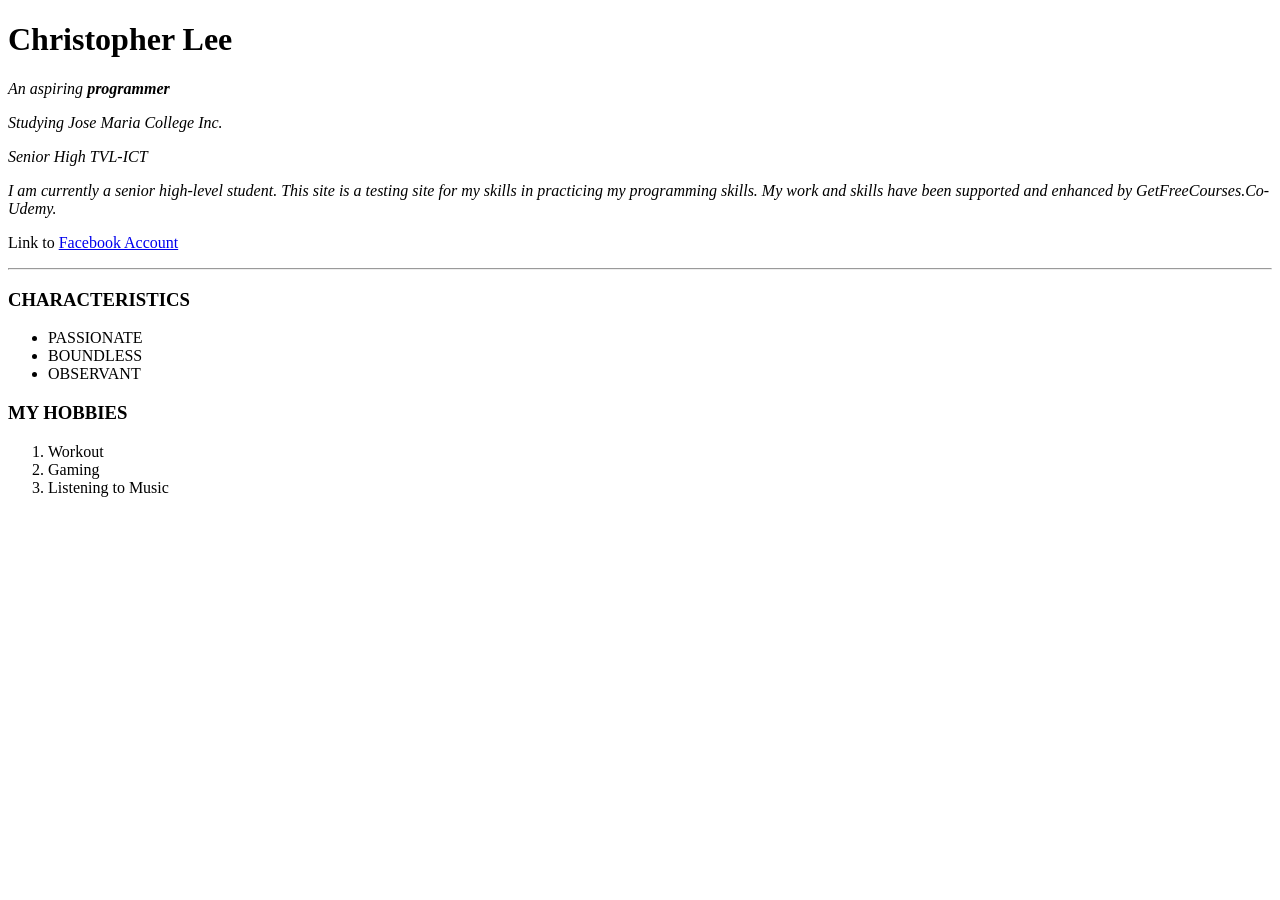
<file: index.html>
<!DOCTYPE html>
<html lang="en">
<head>
    <meta charset="utf-8">
    <title>Anding Personal Site</title>
</head>
<body>
    <h1>Christopher Lee</h1>
    <p><em> An aspiring <strong>programmer</strong></em></p>
    <p><em>Studying Jose Maria College Inc.</em></p>
    <p><em>Senior High TVL-ICT</em></p>


    <p><em>I am currently a senior high-level student. This site is a testing site for my skills in practicing my programming skills. My work and skills have been supported and enhanced by GetFreeCourses.Co-Udemy.</em><p>
    
    <p>Link to <a href="https://www.facebook.com/andrei.sanchez.9809">Facebook Account</a></p>
    <hr>
    <h3>CHARACTERISTICS</h3>
    <ul>
        <li>PASSIONATE</li>
        <li>BOUNDLESS</li>
        <li>OBSERVANT</li>
    </ul>
    <h3>MY HOBBIES</h3>
    <ol>
        <li>Workout</li>
        <li>Gaming</li>
        <li>Listening to Music</li>
    </ol>
</body>
</html>
</file>
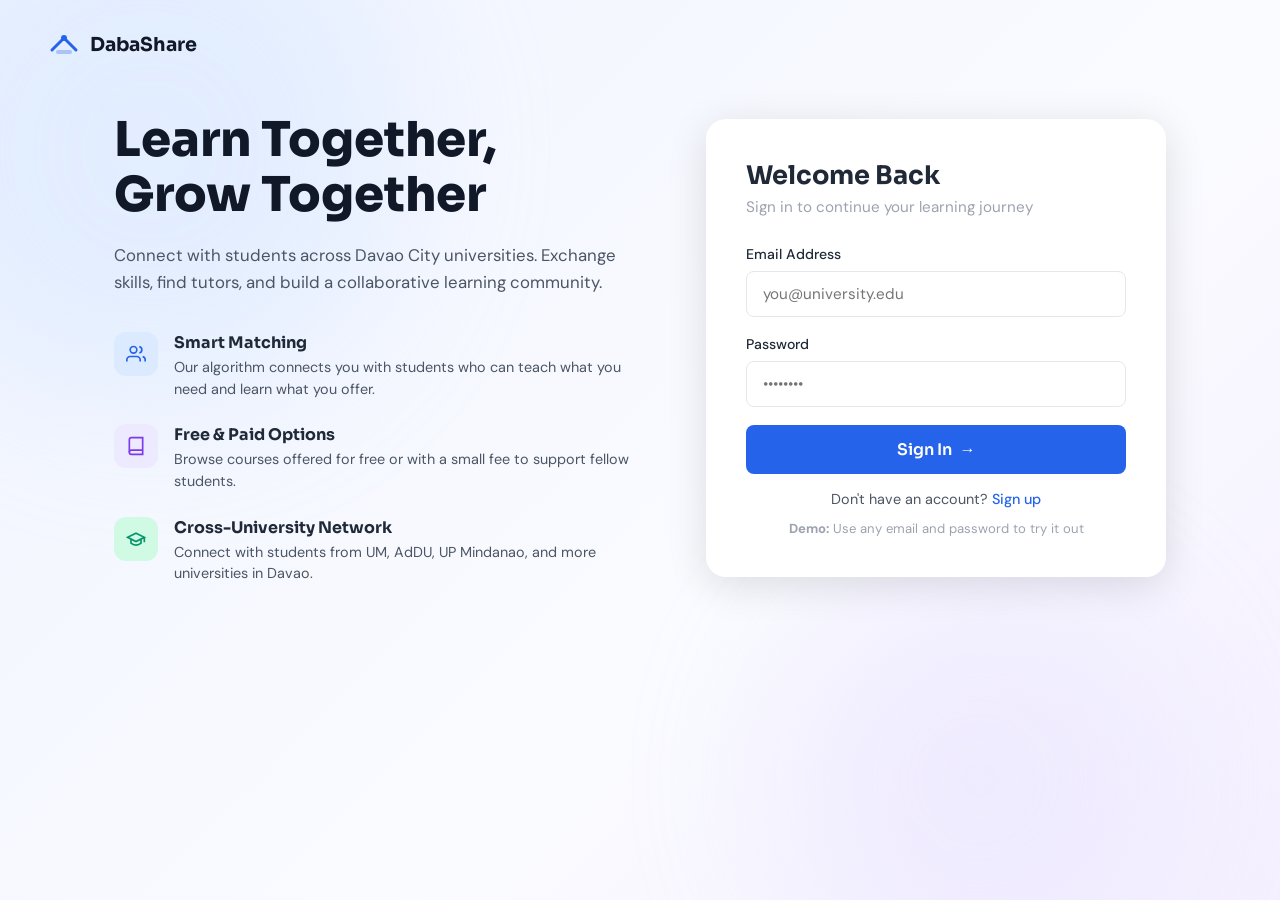
<file: Main.html>
<!DOCTYPE html>
<html lang="en">
<head>
<meta charset="UTF-8" />
<meta name="viewport" content="width=device-width, initial-scale=1.0"/>
<title>DabaShare – Learn Together, Grow Together</title>
<link href="https://fonts.googleapis.com/css2?family=Sora:wght@400;500;600;700;800&family=DM+Sans:ital,wght@0,300;0,400;0,500;1,400&display=swap" rel="stylesheet"/>
<link rel="stylesheet" href="style.css"/>
</head>
<body>

<!-- ═══════════════════════════════════════════════════════
     PAGE: LOGIN
════════════════════════════════════════════════════════ -->
<div id="page-login" class="page active">
  <div class="login-bg">
    <div class="login-blob b1"></div>
    <div class="login-blob b2"></div>
  </div>

  <header class="login-header">
    <div class="logo">
      <svg width="32" height="32" viewBox="0 0 32 32" fill="none">
        <path d="M4 22 L16 10 L28 22" stroke="#2563EB" stroke-width="3" stroke-linecap="round" stroke-linejoin="round"/>
        <rect x="8" y="22" width="16" height="4" rx="2" fill="#2563EB" opacity="0.3"/>
        <circle cx="16" cy="10" r="3" fill="#2563EB"/>
      </svg>
      <span>DabaShare</span>
    </div>
  </header>

  <main class="login-main">
    <div class="login-left">
      <h1>Learn Together,<br/>Grow Together</h1>
      <p class="tagline">Connect with students across Davao City universities. Exchange skills, find tutors, and build a collaborative learning community.</p>

      <div class="feature-list">
        <div class="feature-item">
          <div class="feat-icon blue">
            <svg width="20" height="20" viewBox="0 0 24 24" fill="none" stroke="currentColor" stroke-width="2"><path d="M17 21v-2a4 4 0 0 0-4-4H5a4 4 0 0 0-4 4v2"/><circle cx="9" cy="7" r="4"/><path d="M23 21v-2a4 4 0 0 0-3-3.87"/><path d="M16 3.13a4 4 0 0 1 0 7.75"/></svg>
          </div>
          <div>
            <strong>Smart Matching</strong>
            <p>Our algorithm connects you with students who can teach what you need and learn what you offer.</p>
          </div>
        </div>
        <div class="feature-item">
          <div class="feat-icon purple">
            <svg width="20" height="20" viewBox="0 0 24 24" fill="none" stroke="currentColor" stroke-width="2"><path d="M4 19.5A2.5 2.5 0 0 1 6.5 17H20"/><path d="M6.5 2H20v20H6.5A2.5 2.5 0 0 1 4 19.5v-15A2.5 2.5 0 0 1 6.5 2z"/></svg>
          </div>
          <div>
            <strong>Free &amp; Paid Options</strong>
            <p>Browse courses offered for free or with a small fee to support fellow students.</p>
          </div>
        </div>
        <div class="feature-item">
          <div class="feat-icon green">
            <svg width="20" height="20" viewBox="0 0 24 24" fill="none" stroke="currentColor" stroke-width="2"><path d="M22 10v6M2 10l10-5 10 5-10 5z"/><path d="M6 12v5c3 3 9 3 12 0v-5"/></svg>
          </div>
          <div>
            <strong>Cross-University Network</strong>
            <p>Connect with students from UM, AdDU, UP Mindanao, and more universities in Davao.</p>
          </div>
        </div>
      </div>
    </div>

    <div class="login-card">
      <h2>Welcome Back</h2>
      <p class="card-sub">Sign in to continue your learning journey</p>
      <div class="form-group">
        <label>Email Address</label>
        <input type="email" id="login-email" placeholder="you@university.edu"/>
      </div>
      <div class="form-group">
        <label>Password</label>
        <input type="password" id="login-password" placeholder="••••••••"/>
      </div>
      <div id="login-error" class="login-error hidden">Please enter email and password.</div>
      <button id="btn-login" type="button" class="btn-primary">Sign In <span>→</span></button>
      <p class="signup-link">Don't have an account? <a href="#" id="link-show-signup">Sign up</a></p>
      <p class="demo-note"><strong>Demo:</strong> Use any email and password to try it out</p>
    </div>
  </main>
</div>

<!-- ═══════════════════════════════════════════════════════
     PAGE: SIGN UP
════════════════════════════════════════════════════════ -->
<div id="page-signup" class="page">
  <div class="login-bg">
    <div class="login-blob b1"></div>
    <div class="login-blob b2"></div>
  </div>
  <header class="login-header">
    <div class="logo">
      <svg width="32" height="32" viewBox="0 0 32 32" fill="none">
        <path d="M4 22 L16 10 L28 22" stroke="#2563EB" stroke-width="3" stroke-linecap="round" stroke-linejoin="round"/>
        <rect x="8" y="22" width="16" height="4" rx="2" fill="#2563EB" opacity="0.3"/>
        <circle cx="16" cy="10" r="3" fill="#2563EB"/>
      </svg>
      <span>DabaShare</span>
    </div>
  </header>
  <main class="login-main">
    <div class="login-left">
      <h1>Join the<br/>Community</h1>
      <p class="tagline">Create your account and start exchanging knowledge with Davao City's brightest students today.</p>
      <div class="feature-list">
        <div class="feature-item">
          <div class="feat-icon blue"><svg width="20" height="20" viewBox="0 0 24 24" fill="none" stroke="currentColor" stroke-width="2"><path d="M22 16.92v3a2 2 0 0 1-2.18 2 19.79 19.79 0 0 1-8.63-3.07A19.5 19.5 0 0 1 4.69 12 19.79 19.79 0 0 1 1.57 3.38 2 2 0 0 1 3.54 1h3a2 2 0 0 1 2 1.72c.127.96.361 1.903.7 2.81a2 2 0 0 1-.45 2.11L7.91 8.56a16 16 0 0 0 6.29 6.29l1.02-.87a2 2 0 0 1 2.11-.45c.907.339 1.85.573 2.81.7A2 2 0 0 1 22 16.92z"/></svg></div>
          <div><strong>Get Matched Instantly</strong><p>Set up your profile once and our algorithm finds the perfect study partners for you.</p></div>
        </div>
        <div class="feature-item">
          <div class="feat-icon purple"><svg width="20" height="20" viewBox="0 0 24 24" fill="none" stroke="currentColor" stroke-width="2"><rect x="3" y="3" width="18" height="18" rx="2"/><path d="M3 9h18M9 21V9"/></svg></div>
          <div><strong>Host or Join Webinars</strong><p>Create live study sessions, host webinars, or join group video conferences with classmates.</p></div>
        </div>
      </div>
    </div>
    <div class="login-card">
      <h2>Create Account</h2>
      <p class="card-sub">Join thousands of Davao students</p>
      <div class="form-row">
        <div class="form-group"><label>First Name</label><input type="text" placeholder="Juan"/></div>
        <div class="form-group"><label>Last Name</label><input type="text" placeholder="Dela Cruz"/></div>
      </div>
      <div class="form-group"><label>Email Address</label><input type="email" placeholder="you@university.edu"/></div>
      <div class="form-group">
        <label>University</label>
        <select>
          <option value="">Select your university</option>
          <option>University of Mindanao (UM)</option>
          <option>Ateneo de Davao University (AdDU)</option>
          <option>UP Mindanao</option>
          <option>Holy Cross of Davao</option>
          <option>San Pedro College</option>
          <option>Other</option>
        </select>
      </div>
      <div class="form-group"><label>Password</label><input type="password" placeholder="••••••••"/></div>
      <button id="btn-signup" type="button" class="btn-primary">Create Account <span>→</span></button>
      <p class="signup-link">Already have an account? <a href="#" id="link-show-login">Sign in</a></p>
    </div>
  </main>
</div>

<!-- ═══════════════════════════════════════════════════════
     PAGE: DASHBOARD (Courses)
════════════════════════════════════════════════════════ -->
<div id="page-dashboard" class="page">
  <nav class="main-nav">
    <div class="logo">
      <svg width="28" height="28" viewBox="0 0 32 32" fill="none">
        <path d="M4 22 L16 10 L28 22" stroke="#2563EB" stroke-width="3" stroke-linecap="round" stroke-linejoin="round"/>
        <rect x="8" y="22" width="16" height="4" rx="2" fill="#2563EB" opacity="0.3"/>
        <circle cx="16" cy="10" r="3" fill="#2563EB"/>
      </svg>
      <span>DabaShare</span>
    </div>
    <div class="nav-links">
      <a href="#" class="nav-link active">
        <svg width="16" height="16" viewBox="0 0 24 24" fill="none" stroke="currentColor" stroke-width="2"><rect x="3" y="3" width="7" height="7"/><rect x="14" y="3" width="7" height="7"/><rect x="3" y="14" width="7" height="7"/><rect x="14" y="14" width="7" height="7"/></svg>
        Courses
      </a>
      <a href="#" class="nav-link">
        <svg width="16" height="16" viewBox="0 0 24 24" fill="none" stroke="currentColor" stroke-width="2"><circle cx="12" cy="8" r="4"/><path d="M4 20c0-4 3.6-7 8-7s8 3 8 7"/></svg>
        Profile & Match
      </a>
      <a href="#" class="nav-link">
        <svg width="16" height="16" viewBox="0 0 24 24" fill="none" stroke="currentColor" stroke-width="2"><polygon points="23 7 16 12 23 17 23 7"/><rect x="1" y="5" width="15" height="14" rx="2" ry="2"/></svg>
        Webinars
      </a>
      <a href="#" class="nav-link">
        <svg width="16" height="16" viewBox="0 0 24 24" fill="none" stroke="currentColor" stroke-width="2"><path d="M21 15a2 2 0 0 1-2 2H7l-4 4V5a2 2 0 0 1 2-2h14a2 2 0 0 1 2 2z"/></svg>
        Messages
      </a>
    </div>
    <div class="nav-right">
      <div class="user-chip">
        <svg width="16" height="16" viewBox="0 0 24 24" fill="none" stroke="currentColor" stroke-width="2"><circle cx="12" cy="8" r="4"/><path d="M4 20c0-4 3.6-7 8-7s8 3 8 7"/></svg>
        <span class="nav-username">User</span>
      </div>
      <button class="btn-logout">
        <svg width="16" height="16" viewBox="0 0 24 24" fill="none" stroke="currentColor" stroke-width="2"><path d="M9 21H5a2 2 0 0 1-2-2V5a2 2 0 0 1 2-2h4"/><polyline points="16 17 21 12 16 7"/><line x1="21" y1="12" x2="9" y2="12"/></svg>
        Logout
      </button>
    </div>
  </nav>

  <div class="hero-banner">
    <div class="hero-content">
      <h2>Browse Available Courses</h2>
      <p>Discover skills shared by students across Davao City universities</p>
      <button id="btn-go-profile" type="button" class="btn-outline-white">
        <svg width="16" height="16" viewBox="0 0 24 24" fill="none" stroke="currentColor" stroke-width="2"><circle cx="12" cy="8" r="4"/><path d="M4 20c0-4 3.6-7 8-7s8 3 8 7"/></svg>
        Setup Your Profile &amp; Get Matched
      </button>
    </div>
  </div>

  <div class="dashboard-body">
    <div class="filter-bar">
      <div class="search-wrap">
        <svg width="18" height="18" viewBox="0 0 24 24" fill="none" stroke="#9ca3af" stroke-width="2"><circle cx="11" cy="11" r="8"/><line x1="21" y1="21" x2="16.65" y2="16.65"/></svg>
        <input type="text" id="course-search" placeholder="Search for courses or tutors..." />
      </div>
      <div class="filter-pills">
        <button class="pill active" type="button" data-price-filter="all">All</button>
        <button class="pill" type="button" data-price-filter="free">Free</button>
        <button class="pill" type="button" data-price-filter="paid">Paid</button>
      </div>
      <select id="uni-filter">
        <option value="all">All Universities</option>
        <option value="UM">UM</option>
        <option value="AdDU">AdDU</option>
        <option value="UP Mindanao">UP Mindanao</option>
        <option value="Holy Cross">Holy Cross</option>
      </select>
    </div>

    <p class="showing-count" id="showing-count">Showing 23 courses</p>

    <div class="course-grid" id="course-grid"></div>

    <div class="post-course-cta">
      <div>
        <h3>Have something to teach?</h3>
        <p>Share your knowledge and help fellow Davao students grow.</p>
      </div>
      <button id="btn-open-post" type="button" class="btn-primary">+ Post a Course</button>
    </div>
  </div>
</div>

<!-- ═══════════════════════════════════════════════════════
     PAGE: PROFILE & MATCHING
════════════════════════════════════════════════════════ -->
<div id="page-profile" class="page">
  <nav class="main-nav">
    <div class="logo"><svg width="28" height="28" viewBox="0 0 32 32" fill="none"><path d="M4 22 L16 10 L28 22" stroke="#2563EB" stroke-width="3" stroke-linecap="round" stroke-linejoin="round"/><rect x="8" y="22" width="16" height="4" rx="2" fill="#2563EB" opacity="0.3"/><circle cx="16" cy="10" r="3" fill="#2563EB"/></svg><span>DabaShare</span></div>
    <div class="nav-links">
      <a href="#" class="nav-link"><svg width="16" height="16" viewBox="0 0 24 24" fill="none" stroke="currentColor" stroke-width="2"><rect x="3" y="3" width="7" height="7"/><rect x="14" y="3" width="7" height="7"/><rect x="3" y="14" width="7" height="7"/><rect x="14" y="14" width="7" height="7"/></svg>Courses</a>
      <a href="#" class="nav-link active"><svg width="16" height="16" viewBox="0 0 24 24" fill="none" stroke="currentColor" stroke-width="2"><circle cx="12" cy="8" r="4"/><path d="M4 20c0-4 3.6-7 8-7s8 3 8 7"/></svg>Profile & Match</a>
      <a href="#" class="nav-link"><svg width="16" height="16" viewBox="0 0 24 24" fill="none" stroke="currentColor" stroke-width="2"><polygon points="23 7 16 12 23 17 23 7"/><rect x="1" y="5" width="15" height="14" rx="2" ry="2"/></svg>Webinars</a>
      <a href="#" class="nav-link"><svg width="16" height="16" viewBox="0 0 24 24" fill="none" stroke="currentColor" stroke-width="2"><path d="M21 15a2 2 0 0 1-2 2H7l-4 4V5a2 2 0 0 1 2-2h14a2 2 0 0 1 2 2z"/></svg>Messages</a>
    </div>
    <div class="nav-right">
      <div class="user-chip"><svg width="16" height="16" viewBox="0 0 24 24" fill="none" stroke="currentColor" stroke-width="2"><circle cx="12" cy="8" r="4"/><path d="M4 20c0-4 3.6-7 8-7s8 3 8 7"/></svg><span class="nav-username">User</span></div>
      <button class="btn-logout"><svg width="16" height="16" viewBox="0 0 24 24" fill="none" stroke="currentColor" stroke-width="2"><path d="M9 21H5a2 2 0 0 1-2-2V5a2 2 0 0 1 2-2h4"/><polyline points="16 17 21 12 16 7"/><line x1="21" y1="12" x2="9" y2="12"/></svg>Logout</button>
    </div>
  </nav>

  <div class="profile-body">
    <div class="profile-split">
      <!-- Left: Profile Setup -->
      <div class="profile-card">
        <h3>My Profile</h3>
        <div class="avatar-upload">
          <div class="avatar-circle">JD</div>
          <button class="btn-sm">Change Photo</button>
        </div>
        <div class="form-group"><label>Display Name</label><input type="text" value="Juan Dela Cruz"/></div>
        <div class="form-group"><label>University</label>
          <select><option>University of Mindanao (UM)</option><option>AdDU</option><option>UP Mindanao</option></select>
        </div>
        <div class="form-group"><label>Course / Program</label><input type="text" placeholder="e.g. BS Computer Science"/></div>
        <div class="form-group"><label>Bio</label><textarea placeholder="Tell others about yourself..."></textarea></div>

        <div class="skills-section">
          <h4>What I Can Teach</h4>
          <div class="skills-tags" id="teach-tags">
            <span class="tag green">Python <button type="button" class="tag-remove" data-tag-container="teach-tags">×</button></span>
            <span class="tag green">Web Dev <button type="button" class="tag-remove" data-tag-container="teach-tags">×</button></span>
          </div>
          <div class="tag-add">
            <input type="text" id="teach-input" placeholder="Add a skill..." />
            <button id="btn-add-teach" type="button" class="btn-sm">+ Add</button>
          </div>
        </div>

        <div class="skills-section">
          <h4>What I Want to Learn</h4>
          <div class="skills-tags" id="learn-tags">
            <span class="tag blue">Accounting <button type="button" class="tag-remove" data-tag-container="learn-tags">×</button></span>
          </div>
          <div class="tag-add">
            <input type="text" id="learn-input" placeholder="Add a skill..." />
            <button id="btn-add-learn" type="button" class="btn-sm">+ Add</button>
          </div>
        </div>

        <button id="btn-save-profile" type="button" class="btn-primary">Save Profile & Find Matches →</button>
      </div>

      <!-- Right: Matches -->
      <div class="matches-panel">
        <div class="matches-header">
          <h3>Your Matches</h3>
          <span class="match-badge">4 new</span>
        </div>
        <p class="matches-sub">Students who can teach what you want to learn, and want to learn what you can teach.</p>
        <div id="match-list"></div>
      </div>
    </div>
  </div>
</div>

<!-- ═══════════════════════════════════════════════════════
     PAGE: WEBINARS
════════════════════════════════════════════════════════ -->
<div id="page-webinar" class="page">
  <nav class="main-nav">
    <div class="logo"><svg width="28" height="28" viewBox="0 0 32 32" fill="none"><path d="M4 22 L16 10 L28 22" stroke="#2563EB" stroke-width="3" stroke-linecap="round" stroke-linejoin="round"/><rect x="8" y="22" width="16" height="4" rx="2" fill="#2563EB" opacity="0.3"/><circle cx="16" cy="10" r="3" fill="#2563EB"/></svg><span>DabaShare</span></div>
    <div class="nav-links">
      <a href="#" class="nav-link"><svg width="16" height="16" viewBox="0 0 24 24" fill="none" stroke="currentColor" stroke-width="2"><rect x="3" y="3" width="7" height="7"/><rect x="14" y="3" width="7" height="7"/><rect x="3" y="14" width="7" height="7"/><rect x="14" y="14" width="7" height="7"/></svg>Courses</a>
      <a href="#" class="nav-link"><svg width="16" height="16" viewBox="0 0 24 24" fill="none" stroke="currentColor" stroke-width="2"><circle cx="12" cy="8" r="4"/><path d="M4 20c0-4 3.6-7 8-7s8 3 8 7"/></svg>Profile & Match</a>
      <a href="#" class="nav-link active"><svg width="16" height="16" viewBox="0 0 24 24" fill="none" stroke="currentColor" stroke-width="2"><polygon points="23 7 16 12 23 17 23 7"/><rect x="1" y="5" width="15" height="14" rx="2" ry="2"/></svg>Webinars</a>
      <a href="#" class="nav-link"><svg width="16" height="16" viewBox="0 0 24 24" fill="none" stroke="currentColor" stroke-width="2"><path d="M21 15a2 2 0 0 1-2 2H7l-4 4V5a2 2 0 0 1 2-2h14a2 2 0 0 1 2 2z"/></svg>Messages</a>
    </div>
    <div class="nav-right">
      <div class="user-chip"><svg width="16" height="16" viewBox="0 0 24 24" fill="none" stroke="currentColor" stroke-width="2"><circle cx="12" cy="8" r="4"/><path d="M4 20c0-4 3.6-7 8-7s8 3 8 7"/></svg><span class="nav-username">User</span></div>
      <button class="btn-logout"><svg width="16" height="16" viewBox="0 0 24 24" fill="none" stroke="currentColor" stroke-width="2"><path d="M9 21H5a2 2 0 0 1-2-2V5a2 2 0 0 1 2-2h4"/><polyline points="16 17 21 12 16 7"/><line x1="21" y1="12" x2="9" y2="12"/></svg>Logout</button>
    </div>
  </nav>

  <div class="webinar-body">
    <div class="webinar-top">
      <div>
        <h2>Webinars &amp; Study Groups</h2>
        <p>Host or join live sessions with students across Davao</p>
      </div>
      <button id="btn-open-webinar" type="button" class="btn-primary">+ Host a Webinar</button>
    </div>

    <div class="webinar-tabs">
      <button id="tab-upcoming" class="wtab active" type="button" data-tab="upcoming">Upcoming</button>
      <button id="tab-live" class="wtab" type="button" data-tab="live">🔴 Live Now</button>
      <button id="tab-my" class="wtab" type="button" data-tab="my">My Sessions</button>
    </div>

    <div id="webinar-list" class="webinar-grid"></div>
  </div>
</div>

<!-- ═══════════════════════════════════════════════════════
     PAGE: MESSAGES
════════════════════════════════════════════════════════ -->
<div id="page-messages" class="page">
  <nav class="main-nav">
    <div class="logo"><svg width="28" height="28" viewBox="0 0 32 32" fill="none"><path d="M4 22 L16 10 L28 22" stroke="#2563EB" stroke-width="3" stroke-linecap="round" stroke-linejoin="round"/><rect x="8" y="22" width="16" height="4" rx="2" fill="#2563EB" opacity="0.3"/><circle cx="16" cy="10" r="3" fill="#2563EB"/></svg><span>DabaShare</span></div>
    <div class="nav-links">
      <a href="#" class="nav-link"><svg width="16" height="16" viewBox="0 0 24 24" fill="none" stroke="currentColor" stroke-width="2"><rect x="3" y="3" width="7" height="7"/><rect x="14" y="3" width="7" height="7"/><rect x="3" y="14" width="7" height="7"/><rect x="14" y="14" width="7" height="7"/></svg>Courses</a>
      <a href="#" class="nav-link"><svg width="16" height="16" viewBox="0 0 24 24" fill="none" stroke="currentColor" stroke-width="2"><circle cx="12" cy="8" r="4"/><path d="M4 20c0-4 3.6-7 8-7s8 3 8 7"/></svg>Profile & Match</a>
      <a href="#" class="nav-link"><svg width="16" height="16" viewBox="0 0 24 24" fill="none" stroke="currentColor" stroke-width="2"><polygon points="23 7 16 12 23 17 23 7"/><rect x="1" y="5" width="15" height="14" rx="2" ry="2"/></svg>Webinars</a>
      <a href="#" class="nav-link active"><svg width="16" height="16" viewBox="0 0 24 24" fill="none" stroke="currentColor" stroke-width="2"><path d="M21 15a2 2 0 0 1-2 2H7l-4 4V5a2 2 0 0 1 2-2h14a2 2 0 0 1 2 2z"/></svg>Messages</a>
    </div>
    <div class="nav-right">
      <div class="user-chip"><svg width="16" height="16" viewBox="0 0 24 24" fill="none" stroke="currentColor" stroke-width="2"><circle cx="12" cy="8" r="4"/><path d="M4 20c0-4 3.6-7 8-7s8 3 8 7"/></svg><span class="nav-username">User</span></div>
      <button class="btn-logout"><svg width="16" height="16" viewBox="0 0 24 24" fill="none" stroke="currentColor" stroke-width="2"><path d="M9 21H5a2 2 0 0 1-2-2V5a2 2 0 0 1 2-2h4"/><polyline points="16 17 21 12 16 7"/><line x1="21" y1="12" x2="9" y2="12"/></svg>Logout</button>
    </div>
  </nav>

  <div class="messages-body">
    <div class="conversations-panel">
      <div class="conv-header">
        <h3>Messages</h3>
        <span class="unread-badge">3</span>
      </div>
      <input type="text" class="conv-search" placeholder="Search conversations..."/>
      <div id="conv-list"></div>
    </div>
    <div class="chat-panel">
      <div class="chat-header" id="chat-header">
        <div class="chat-avatar">M</div>
        <div>
          <strong id="chat-name">Maria Santos</strong>
          <span class="online-dot">● Online</span>
        </div>
      </div>
      <div class="chat-messages" id="chat-messages"></div>
      <div class="chat-input-row">
        <input type="text" id="chat-input" placeholder="Type a message..." />
        <button id="btn-send-message" type="button" class="btn-send">
          <svg width="18" height="18" viewBox="0 0 24 24" fill="none" stroke="currentColor" stroke-width="2"><line x1="22" y1="2" x2="11" y2="13"/><polygon points="22 2 15 22 11 13 2 9 22 2"/></svg>
        </button>
      </div>
    </div>
  </div>
</div>

<!-- ═══════════════════════════════════════════════════════
     MODAL: Post Course
════════════════════════════════════════════════════════ -->
<div id="modal-post" class="modal-overlay hidden" data-modal-close="modal-post">
  <div class="modal-box">
    <div class="modal-header"><h3>Post a New Course</h3><button type="button" data-modal-close="modal-post">×</button></div>
    <div class="form-group"><label>Course Title</label><input id="new-course-title" type="text" placeholder="e.g. Introduction to Python"/></div>
    <div class="form-row">
      <div class="form-group"><label>Level</label><select id="new-course-level"><option>Beginner</option><option>Intermediate</option><option>Advanced</option><option>Expert</option></select></div>
      <div class="form-group"><label>Price</label><select id="price-type"><option value="free">Free</option><option value="paid">Paid (₱)</option></select></div>
    </div>
    <div class="form-group hidden" id="price-amount-group"><label>Amount (₱)</label><input id="price-amount" type="number" placeholder="e.g. 257"/></div>
    <div class="form-group"><label>Description</label><textarea id="new-course-desc" placeholder="Describe what students will learn..."></textarea></div>
    <div class="form-group"><label>University</label><select id="new-course-uni"><option>UM</option><option>AdDU</option><option>UP Mindanao</option><option>Holy Cross</option></select></div>
    <button id="btn-submit-course" type="button" class="btn-primary">Post Course →</button>
  </div>
</div>

<!-- ═══════════════════════════════════════════════════════
     MODAL: Host Webinar
════════════════════════════════════════════════════════ -->
<div id="modal-webinar" class="modal-overlay hidden" data-modal-close="modal-webinar">
  <div class="modal-box">
    <div class="modal-header"><h3>Host a Webinar / Study Group</h3><button type="button" data-modal-close="modal-webinar">×</button></div>
    <div class="form-group"><label>Session Title</label><input type="text" placeholder="e.g. Calculus Study Group — Finals Prep"/></div>
    <div class="form-row">
      <div class="form-group"><label>Type</label><select><option>Webinar</option><option>Study Group</option><option>Q&amp;A Session</option></select></div>
      <div class="form-group"><label>Max Participants</label><input type="number" placeholder="20" value="20"/></div>
    </div>
    <div class="form-row">
      <div class="form-group"><label>Date</label><input type="date"/></div>
      <div class="form-group"><label>Time</label><input type="time"/></div>
    </div>
    <div class="form-group"><label>Description</label><textarea placeholder="What will you cover?"></textarea></div>
    <button id="btn-submit-webinar" type="button" class="btn-primary">Schedule Session →</button>
  </div>
</div>

<!-- Toast -->
<div id="toast" class="toast hidden"></div>

<script type="module" src="App.js"></script>
</body>
</html>
</file>
<file: style.css>
*, *::before, *::after { box-sizing: border-box; margin: 0; padding: 0; }

:root {
  --blue: #2563EB;
  --blue-light: #EFF6FF;
  --blue-dark: #1D4ED8;
  --purple: #7C3AED;
  --green: #059669;
  --red: #DC2626;
  --yellow: #F59E0B;
  --gray-50: #F9FAFB;
  --gray-100: #F3F4F6;
  --gray-200: #E5E7EB;
  --gray-400: #9CA3AF;
  --gray-600: #4B5563;
  --gray-800: #1F2937;
  --gray-900: #111827;
  --radius: 14px;
  --radius-sm: 8px;
  --shadow: 0 4px 24px rgba(0,0,0,0.08);
  --shadow-lg: 0 8px 40px rgba(0,0,0,0.12);
}

body {
  font-family: 'DM Sans', sans-serif;
  background: var(--gray-50);
  color: var(--gray-800);
  min-height: 100vh;
  overflow-x: hidden;
}

.page { display: none; min-height: 100vh; }
.page.active { display: block; }


/* ══════════════════════════════════════════
   LOGIN / SIGNUP
══════════════════════════════════════════ */

#page-login, #page-signup {
  background: linear-gradient(135deg, #f0f4ff 0%, #fafbff 60%, #f5f0ff 100%);
  position: relative;
  overflow: hidden;
}

.login-bg { position: fixed; inset: 0; pointer-events: none; z-index: 0; }
.login-blob {
  position: absolute;
  border-radius: 50%;
  filter: blur(80px);
  opacity: 0.3;
}
.b1 { width: 500px; height: 500px; background: #bfdbfe; top: -100px; left: -100px; }
.b2 { width: 400px; height: 400px; background: #ddd6fe; bottom: -80px; right: 100px; }

.login-header {
  position: relative;
  z-index: 10;
  padding: 28px 48px;
}

.logo {
  display: flex;
  align-items: center;
  gap: 10px;
  font-family: 'Sora', sans-serif;
  font-weight: 700;
  font-size: 1.2rem;
  color: var(--gray-900);
  text-decoration: none;
}

.login-main {
  position: relative;
  z-index: 10;
  display: flex;
  align-items: center;
  justify-content: center;
  gap: 72px;
  padding: 24px 48px 60px;
  max-width: 1200px;
  margin: 0 auto;
}

.login-left { flex: 1; max-width: 520px; }
.login-left h1 {
  font-family: 'Sora', sans-serif;
  font-size: 3rem;
  font-weight: 800;
  line-height: 1.15;
  color: var(--gray-900);
  margin-bottom: 20px;
}
.tagline {
  font-size: 1.05rem;
  color: var(--gray-600);
  line-height: 1.6;
  margin-bottom: 36px;
}

.feature-list { display: flex; flex-direction: column; gap: 24px; }
.feature-item { display: flex; gap: 16px; align-items: flex-start; }
.feat-icon {
  width: 44px; height: 44px;
  border-radius: 12px;
  display: flex; align-items: center; justify-content: center;
  flex-shrink: 0;
}
.feat-icon.blue   { background: #DBEAFE; color: var(--blue); }
.feat-icon.purple { background: #EDE9FE; color: var(--purple); }
.feat-icon.green  { background: #D1FAE5; color: var(--green); }

.feature-item strong {
  font-family: 'Sora', sans-serif;
  font-size: 1rem;
  display: block;
  margin-bottom: 4px;
}
.feature-item p { font-size: 0.9rem; color: var(--gray-600); line-height: 1.5; }

.login-card {
  background: #fff;
  border-radius: 20px;
  padding: 40px;
  width: 460px;
  box-shadow: var(--shadow-lg);
  flex-shrink: 0;
}
.login-card h2 {
  font-family: 'Sora', sans-serif;
  font-size: 1.6rem;
  font-weight: 700;
  margin-bottom: 6px;
}
.card-sub { color: var(--gray-400); font-size: 0.95rem; margin-bottom: 28px; }

.form-group { margin-bottom: 18px; }
.form-group label {
  display: block;
  font-size: 0.88rem;
  font-weight: 500;
  color: var(--gray-800);
  margin-bottom: 8px;
}
.form-group input,
.form-group select,
.form-group textarea {
  width: 100%;
  padding: 12px 16px;
  border: 1.5px solid var(--gray-200);
  border-radius: var(--radius-sm);
  font-family: 'DM Sans', sans-serif;
  font-size: 0.95rem;
  color: var(--gray-800);
  transition: border-color .2s;
  outline: none;
  background: #fff;
}
.form-group input:focus,
.form-group select:focus,
.form-group textarea:focus { border-color: var(--blue); }
.form-group textarea { resize: vertical; min-height: 80px; }
.form-row { display: grid; grid-template-columns: 1fr 1fr; gap: 12px; }

.btn-primary {
  width: 100%;
  padding: 14px;
  background: var(--blue);
  color: #fff;
  border: none;
  border-radius: var(--radius-sm);
  font-family: 'Sora', sans-serif;
  font-size: 1rem;
  font-weight: 600;
  cursor: pointer;
  transition: background .2s, transform .1s;
  display: flex; align-items: center; justify-content: center; gap: 8px;
  margin-top: 4px;
}
.btn-primary:hover  { background: var(--blue-dark); }
.btn-primary:active { transform: scale(0.98); }

.signup-link {
  text-align: center;
  margin-top: 16px;
  font-size: 0.9rem;
  color: var(--gray-600);
}
.signup-link a { color: var(--blue); text-decoration: none; font-weight: 500; }
.signup-link a:hover { text-decoration: underline; }

.demo-note {
  text-align: center;
  font-size: 0.82rem;
  color: var(--gray-400);
  margin-top: 12px;
}

.login-error {
  background: #FEF2F2;
  color: var(--red);
  border-radius: var(--radius-sm);
  padding: 10px 14px;
  font-size: 0.88rem;
  margin-bottom: 12px;
}


/* ══════════════════════════════════════════
   MAIN NAV
══════════════════════════════════════════ */

.main-nav {
  position: sticky;
  top: 0;
  z-index: 100;
  background: #fff;
  border-bottom: 1px solid var(--gray-200);
  display: flex;
  align-items: center;
  gap: 24px;
  padding: 0 32px;
  height: 60px;
}
.nav-links { display: flex; gap: 4px; flex: 1; margin-left: 16px; }
.nav-link {
  display: flex;
  align-items: center;
  gap: 7px;
  padding: 8px 14px;
  border-radius: var(--radius-sm);
  font-size: 0.9rem;
  font-weight: 500;
  color: var(--gray-600);
  text-decoration: none;
  transition: background .15s, color .15s;
}
.nav-link:hover  { background: var(--gray-100); color: var(--gray-900); }
.nav-link.active { background: var(--blue-light); color: var(--blue); }

.nav-right { display: flex; align-items: center; gap: 12px; margin-left: auto; }
.user-chip {
  display: flex;
  align-items: center;
  gap: 6px;
  font-size: 0.88rem;
  color: var(--gray-600);
}
.btn-logout {
  display: flex;
  align-items: center;
  gap: 6px;
  padding: 7px 14px;
  border: 1.5px solid var(--gray-200);
  border-radius: var(--radius-sm);
  background: #fff;
  font-size: 0.88rem;
  color: var(--gray-600);
  cursor: pointer;
  transition: all .15s;
}
.btn-logout:hover { background: var(--gray-100); color: var(--gray-900); }


/* ══════════════════════════════════════════
   HERO BANNER
══════════════════════════════════════════ */

.hero-banner {
  background: linear-gradient(135deg, #2563EB 0%, #7C3AED 100%);
  padding: 52px 48px;
  color: #fff;
}
.hero-content h2 {
  font-family: 'Sora', sans-serif;
  font-size: 2.2rem;
  font-weight: 800;
  margin-bottom: 10px;
}
.hero-content p { font-size: 1.05rem; opacity: 0.85; margin-bottom: 28px; }

.btn-outline-white {
  display: inline-flex;
  align-items: center;
  gap: 8px;
  padding: 12px 22px;
  border: 2px solid rgba(255,255,255,0.8);
  border-radius: var(--radius-sm);
  color: #fff;
  background: rgba(255,255,255,0.15);
  font-family: 'Sora', sans-serif;
  font-size: 0.95rem;
  font-weight: 600;
  cursor: pointer;
  backdrop-filter: blur(4px);
  transition: background .2s;
}
.btn-outline-white:hover { background: rgba(255,255,255,0.25); }


/* ══════════════════════════════════════════
   DASHBOARD
══════════════════════════════════════════ */

.dashboard-body { padding: 32px 48px; max-width: 1280px; margin: 0 auto; }

.filter-bar {
  display: flex;
  align-items: center;
  gap: 12px;
  margin-bottom: 20px;
  flex-wrap: wrap;
}
.search-wrap {
  display: flex;
  align-items: center;
  gap: 10px;
  background: #fff;
  border: 1.5px solid var(--gray-200);
  border-radius: var(--radius-sm);
  padding: 10px 16px;
  flex: 1;
  min-width: 200px;
}
.search-wrap input {
  border: none;
  outline: none;
  font-family: 'DM Sans', sans-serif;
  font-size: 0.95rem;
  width: 100%;
  color: var(--gray-800);
}
.filter-pills { display: flex; gap: 6px; }
.pill {
  padding: 9px 18px;
  border-radius: var(--radius-sm);
  border: 1.5px solid var(--gray-200);
  background: #fff;
  font-family: 'DM Sans', sans-serif;
  font-size: 0.9rem;
  cursor: pointer;
  transition: all .15s;
  color: var(--gray-600);
}
.pill.active          { background: var(--blue); color: #fff; border-color: var(--blue); }
.pill:hover:not(.active) { background: var(--gray-100); }

#uni-filter {
  padding: 9px 14px;
  border: 1.5px solid var(--gray-200);
  border-radius: var(--radius-sm);
  font-family: 'DM Sans', sans-serif;
  font-size: 0.9rem;
  color: var(--gray-600);
  outline: none;
  background: #fff;
  cursor: pointer;
}

.showing-count { font-size: 0.9rem; color: var(--gray-400); margin-bottom: 16px; }

.course-grid {
  display: grid;
  grid-template-columns: repeat(auto-fill, minmax(300px, 1fr));
  gap: 20px;
  margin-bottom: 40px;
}
.course-card {
  background: #fff;
  border: 1.5px solid var(--gray-200);
  border-radius: var(--radius);
  padding: 24px;
  display: flex;
  flex-direction: column;
  gap: 10px;
  transition: box-shadow .2s, transform .2s;
  cursor: pointer;
}
.course-card:hover { box-shadow: var(--shadow); transform: translateY(-2px); }

.course-card-top { display: flex; align-items: flex-start; justify-content: space-between; gap: 8px; }
.course-title {
  font-family: 'Sora', sans-serif;
  font-size: 1rem;
  font-weight: 700;
  color: var(--gray-900);
  flex: 1;
}
.badge {
  padding: 3px 10px;
  border-radius: 20px;
  font-size: 0.75rem;
  font-weight: 600;
  white-space: nowrap;
  flex-shrink: 0;
}
.badge.free { background: #D1FAE5; color: #065F46; }
.badge.paid { background: #EDE9FE; color: #5B21B6; }

.course-level {
  display: flex;
  align-items: center;
  gap: 6px;
  font-size: 0.82rem;
  color: var(--gray-400);
}
.course-desc  { font-size: 0.88rem; color: var(--gray-600); line-height: 1.55; flex: 1; }
.course-footer { display: flex; align-items: center; justify-content: space-between; margin-top: 4px; }
.stars     { font-size: 0.88rem; color: var(--gray-600); }
.star-icon { color: var(--yellow); }
.course-uni {
  font-size: 0.78rem;
  color: var(--gray-400);
  background: var(--gray-100);
  padding: 2px 8px;
  border-radius: 20px;
}
.enroll-btn {
  padding: 8px 16px;
  background: var(--blue-light);
  color: var(--blue);
  border: none;
  border-radius: var(--radius-sm);
  font-size: 0.85rem;
  font-weight: 600;
  cursor: pointer;
  transition: background .15s;
}
.enroll-btn:hover { background: #DBEAFE; }

.post-course-cta {
  background: linear-gradient(135deg, #EFF6FF, #F5F3FF);
  border: 1.5px solid #DBEAFE;
  border-radius: var(--radius);
  padding: 28px 32px;
  display: flex;
  align-items: center;
  justify-content: space-between;
  gap: 20px;
}
.post-course-cta h3 { font-family: 'Sora', sans-serif; font-size: 1.05rem; margin-bottom: 4px; }
.post-course-cta p  { font-size: 0.9rem; color: var(--gray-600); }
.post-course-cta .btn-primary { width: auto; }


/* ══════════════════════════════════════════
   PROFILE PAGE
══════════════════════════════════════════ */

.profile-body  { padding: 32px 48px; max-width: 1280px; margin: 0 auto; }
.profile-split { display: grid; grid-template-columns: 1fr 1fr; gap: 28px; }

.profile-card, .matches-panel {
  background: #fff;
  border: 1.5px solid var(--gray-200);
  border-radius: var(--radius);
  padding: 28px;
}
.profile-card h3,
.matches-panel h3 {
  font-family: 'Sora', sans-serif;
  font-size: 1.15rem;
  font-weight: 700;
  margin-bottom: 20px;
}

.avatar-upload { display: flex; align-items: center; gap: 16px; margin-bottom: 20px; }
.avatar-circle {
  width: 64px; height: 64px;
  background: linear-gradient(135deg, var(--blue), var(--purple));
  color: #fff;
  border-radius: 50%;
  display: flex; align-items: center; justify-content: center;
  font-family: 'Sora', sans-serif;
  font-size: 1.2rem;
  font-weight: 700;
}
.btn-sm {
  padding: 7px 14px;
  border: 1.5px solid var(--gray-200);
  border-radius: var(--radius-sm);
  background: #fff;
  font-size: 0.85rem;
  cursor: pointer;
  color: var(--gray-600);
  font-family: 'DM Sans', sans-serif;
  transition: all .15s;
}
.btn-sm:hover { background: var(--gray-100); }

.skills-section { margin-top: 20px; }
.skills-section h4 {
  font-size: 0.9rem;
  font-weight: 600;
  color: var(--gray-800);
  margin-bottom: 10px;
}
.skills-tags { display: flex; flex-wrap: wrap; gap: 8px; margin-bottom: 10px; }
.tag {
  display: inline-flex;
  align-items: center;
  gap: 6px;
  padding: 5px 12px;
  border-radius: 20px;
  font-size: 0.83rem;
  font-weight: 500;
}
.tag.green { background: #D1FAE5; color: #065F46; }
.tag.blue  { background: #DBEAFE; color: #1E40AF; }
.tag button {
  background: none; border: none; cursor: pointer;
  font-size: 1rem; line-height: 1; opacity: 0.6;
  color: inherit; padding: 0;
}
.tag button:hover { opacity: 1; }
.tag-add { display: flex; gap: 8px; }
.tag-add input {
  flex: 1;
  padding: 8px 12px;
  border: 1.5px solid var(--gray-200);
  border-radius: var(--radius-sm);
  font-family: 'DM Sans', sans-serif;
  font-size: 0.88rem;
  outline: none;
}
.tag-add input:focus { border-color: var(--blue); }

.matches-header { display: flex; align-items: center; gap: 10px; margin-bottom: 6px; }
.match-badge {
  background: var(--blue);
  color: #fff;
  font-size: 0.75rem;
  padding: 2px 8px;
  border-radius: 20px;
  font-weight: 600;
}
.matches-sub { font-size: 0.88rem; color: var(--gray-400); margin-bottom: 20px; }

.match-card {
  border: 1.5px solid var(--gray-200);
  border-radius: var(--radius-sm);
  padding: 16px;
  margin-bottom: 12px;
  display: flex;
  align-items: center;
  gap: 14px;
  transition: box-shadow .15s;
}
.match-card:hover { box-shadow: var(--shadow); }
.match-avatar {
  width: 44px; height: 44px;
  border-radius: 50%;
  display: flex; align-items: center; justify-content: center;
  font-family: 'Sora', sans-serif;
  font-weight: 700;
  font-size: 0.95rem;
  color: #fff;
  flex-shrink: 0;
}
.match-info { flex: 1; }
.match-info strong { font-size: 0.95rem; display: block; margin-bottom: 3px; }
.match-info span   { font-size: 0.8rem; color: var(--gray-400); }
.match-tags { display: flex; gap: 4px; flex-wrap: wrap; margin-top: 6px; }
.match-tag {
  font-size: 0.75rem;
  padding: 2px 8px;
  border-radius: 20px;
  background: var(--gray-100);
  color: var(--gray-600);
}
.btn-chat {
  padding: 8px 14px;
  background: var(--blue);
  color: #fff;
  border: none;
  border-radius: var(--radius-sm);
  font-size: 0.82rem;
  font-weight: 600;
  cursor: pointer;
  transition: background .15s;
  white-space: nowrap;
}
.btn-chat:hover { background: var(--blue-dark); }


/* ══════════════════════════════════════════
   WEBINARS PAGE
══════════════════════════════════════════ */

.webinar-body { padding: 32px 48px; max-width: 1280px; margin: 0 auto; }
.webinar-top {
  display: flex;
  align-items: center;
  justify-content: space-between;
  margin-bottom: 24px;
}
.webinar-top h2 { font-family: 'Sora', sans-serif; font-size: 1.5rem; font-weight: 700; }
.webinar-top p  { font-size: 0.9rem; color: var(--gray-400); margin-top: 4px; }
.webinar-top .btn-primary { width: auto; }

.webinar-tabs { display: flex; gap: 4px; margin-bottom: 24px; }
.wtab {
  padding: 9px 20px;
  border-radius: var(--radius-sm);
  border: 1.5px solid var(--gray-200);
  background: #fff;
  font-family: 'DM Sans', sans-serif;
  font-size: 0.9rem;
  cursor: pointer;
  transition: all .15s;
  color: var(--gray-600);
}
.wtab.active { background: var(--blue); color: #fff; border-color: var(--blue); }

.webinar-grid {
  display: grid;
  grid-template-columns: repeat(auto-fill, minmax(320px, 1fr));
  gap: 20px;
}
.webinar-card {
  background: #fff;
  border: 1.5px solid var(--gray-200);
  border-radius: var(--radius);
  padding: 24px;
  display: flex;
  flex-direction: column;
  gap: 12px;
  transition: box-shadow .2s;
}
.webinar-card:hover { box-shadow: var(--shadow); }
.webinar-card-top { display: flex; align-items: center; gap: 10px; }
.webinar-type-badge {
  padding: 3px 10px;
  border-radius: 20px;
  font-size: 0.75rem;
  font-weight: 600;
}
.type-webinar { background: #DBEAFE; color: var(--blue); }
.type-study   { background: #D1FAE5; color: var(--green); }
.type-live    { background: #FEE2E2; color: var(--red); }

.webinar-title { font-family: 'Sora', sans-serif; font-size: 1rem; font-weight: 700; }
.webinar-meta  { font-size: 0.85rem; color: var(--gray-400); display: flex; flex-direction: column; gap: 4px; }
.webinar-meta span { display: flex; align-items: center; gap: 6px; }
.webinar-desc  { font-size: 0.88rem; color: var(--gray-600); line-height: 1.5; }

.join-btn {
  padding: 10px;
  background: var(--blue);
  color: #fff;
  border: none;
  border-radius: var(--radius-sm);
  font-family: 'Sora', sans-serif;
  font-size: 0.9rem;
  font-weight: 600;
  cursor: pointer;
  transition: background .15s;
  margin-top: 4px;
}
.join-btn:hover      { background: var(--blue-dark); }
.join-btn.live       { background: var(--red); }
.join-btn.live:hover { background: #B91C1C; }


/* ══════════════════════════════════════════
   MESSAGES PAGE
══════════════════════════════════════════ */

.messages-body {
  display: grid;
  grid-template-columns: 320px 1fr;
  height: calc(100vh - 60px);
}
.conversations-panel {
  border-right: 1.5px solid var(--gray-200);
  background: #fff;
  display: flex;
  flex-direction: column;
}
.conv-header {
  display: flex;
  align-items: center;
  gap: 10px;
  padding: 20px 20px 12px;
  border-bottom: 1px solid var(--gray-100);
}
.conv-header h3 { font-family: 'Sora', sans-serif; font-size: 1.05rem; font-weight: 700; }
.unread-badge {
  background: var(--blue);
  color: #fff;
  font-size: 0.72rem;
  padding: 2px 7px;
  border-radius: 20px;
  font-weight: 600;
}
.conv-search {
  margin: 12px 16px;
  padding: 10px 14px;
  border: 1.5px solid var(--gray-200);
  border-radius: var(--radius-sm);
  font-family: 'DM Sans', sans-serif;
  font-size: 0.88rem;
  outline: none;
}
.conv-search:focus { border-color: var(--blue); }
#conv-list { overflow-y: auto; flex: 1; }

.conv-item {
  padding: 14px 20px;
  display: flex;
  align-items: center;
  gap: 12px;
  cursor: pointer;
  transition: background .15s;
  border-bottom: 1px solid var(--gray-50);
}
.conv-item:hover,
.conv-item.active { background: var(--blue-light); }
.conv-av {
  width: 42px; height: 42px;
  border-radius: 50%;
  display: flex; align-items: center; justify-content: center;
  font-family: 'Sora', sans-serif;
  font-weight: 700;
  font-size: 0.9rem;
  color: #fff;
  flex-shrink: 0;
}
.conv-info { flex: 1; min-width: 0; }
.conv-info strong { font-size: 0.9rem; display: block; }
.conv-info span {
  font-size: 0.8rem;
  color: var(--gray-400);
  white-space: nowrap;
  overflow: hidden;
  text-overflow: ellipsis;
  display: block;
}
.conv-meta { text-align: right; font-size: 0.75rem; color: var(--gray-400); }
.conv-unread {
  background: var(--blue);
  color: #fff;
  border-radius: 50%;
  width: 18px; height: 18px;
  display: flex; align-items: center; justify-content: center;
  font-size: 0.7rem;
  font-weight: 700;
  margin-top: 4px;
  margin-left: auto;
}

.chat-panel  { display: flex; flex-direction: column; background: var(--gray-50); }
.chat-header {
  background: #fff;
  border-bottom: 1.5px solid var(--gray-200);
  padding: 14px 24px;
  display: flex;
  align-items: center;
  gap: 12px;
}
.chat-avatar {
  width: 38px; height: 38px;
  background: linear-gradient(135deg, var(--blue), var(--purple));
  color: #fff;
  border-radius: 50%;
  display: flex; align-items: center; justify-content: center;
  font-family: 'Sora', sans-serif;
  font-weight: 700;
  font-size: 0.9rem;
}
.chat-header strong { font-size: 0.95rem; display: block; }
.online-dot { font-size: 0.78rem; color: var(--green); }

.chat-messages {
  flex: 1;
  overflow-y: auto;
  padding: 24px;
  display: flex;
  flex-direction: column;
  gap: 12px;
}
.msg { display: flex; flex-direction: column; max-width: 65%; }
.msg.me   { align-self: flex-end; align-items: flex-end; }
.msg.them { align-self: flex-start; }
.msg-bubble {
  padding: 10px 16px;
  border-radius: 16px;
  font-size: 0.9rem;
  line-height: 1.5;
}
.msg.me   .msg-bubble { background: var(--blue); color: #fff; border-bottom-right-radius: 4px; }
.msg.them .msg-bubble { background: #fff; color: var(--gray-800); border-bottom-left-radius: 4px; border: 1.5px solid var(--gray-200); }
.msg-time { font-size: 0.72rem; color: var(--gray-400); margin-top: 4px; }

.chat-input-row {
  display: flex;
  gap: 10px;
  padding: 16px 24px;
  background: #fff;
  border-top: 1.5px solid var(--gray-200);
}
.chat-input-row input {
  flex: 1;
  padding: 12px 16px;
  border: 1.5px solid var(--gray-200);
  border-radius: var(--radius-sm);
  font-family: 'DM Sans', sans-serif;
  font-size: 0.95rem;
  outline: none;
}
.chat-input-row input:focus { border-color: var(--blue); }
.btn-send {
  width: 46px; height: 46px;
  background: var(--blue);
  color: #fff;
  border: none;
  border-radius: var(--radius-sm);
  cursor: pointer;
  display: flex; align-items: center; justify-content: center;
  transition: background .15s;
  flex-shrink: 0;
}
.btn-send:hover { background: var(--blue-dark); }


/* ══════════════════════════════════════════
   MODALS
══════════════════════════════════════════ */

.modal-overlay {
  position: fixed; inset: 0;
  background: rgba(0,0,0,0.4);
  z-index: 1000;
  display: flex; align-items: center; justify-content: center;
  backdrop-filter: blur(4px);
}
.modal-box {
  background: #fff;
  border-radius: var(--radius);
  padding: 32px;
  width: 520px;
  max-width: 95vw;
  box-shadow: var(--shadow-lg);
  animation: modalIn .2s ease;
}
@keyframes modalIn {
  from { opacity: 0; transform: scale(.95) }
  to   { opacity: 1; transform: scale(1)   }
}
.modal-header {
  display: flex;
  align-items: center;
  justify-content: space-between;
  margin-bottom: 24px;
}
.modal-header h3 { font-family: 'Sora', sans-serif; font-size: 1.1rem; font-weight: 700; }
.modal-header button {
  width: 32px; height: 32px;
  border-radius: 50%;
  border: none;
  background: var(--gray-100);
  font-size: 1.2rem;
  cursor: pointer;
  color: var(--gray-600);
  display: flex; align-items: center; justify-content: center;
}
.modal-header button:hover { background: var(--gray-200); }

.toast {
  position: fixed;
  bottom: 28px;
  left: 50%;
  transform: translateX(-50%);
  background: var(--gray-900);
  color: #fff;
  padding: 12px 24px;
  border-radius: var(--radius-sm);
  font-size: 0.9rem;
  z-index: 9999;
  animation: toastIn .25s ease;
}
@keyframes toastIn {
  from { opacity: 0; transform: translateX(-50%) translateY(10px) }
  to   { opacity: 1; transform: translateX(-50%) translateY(0)    }
}

.hidden { display: none !important; }
</file>
